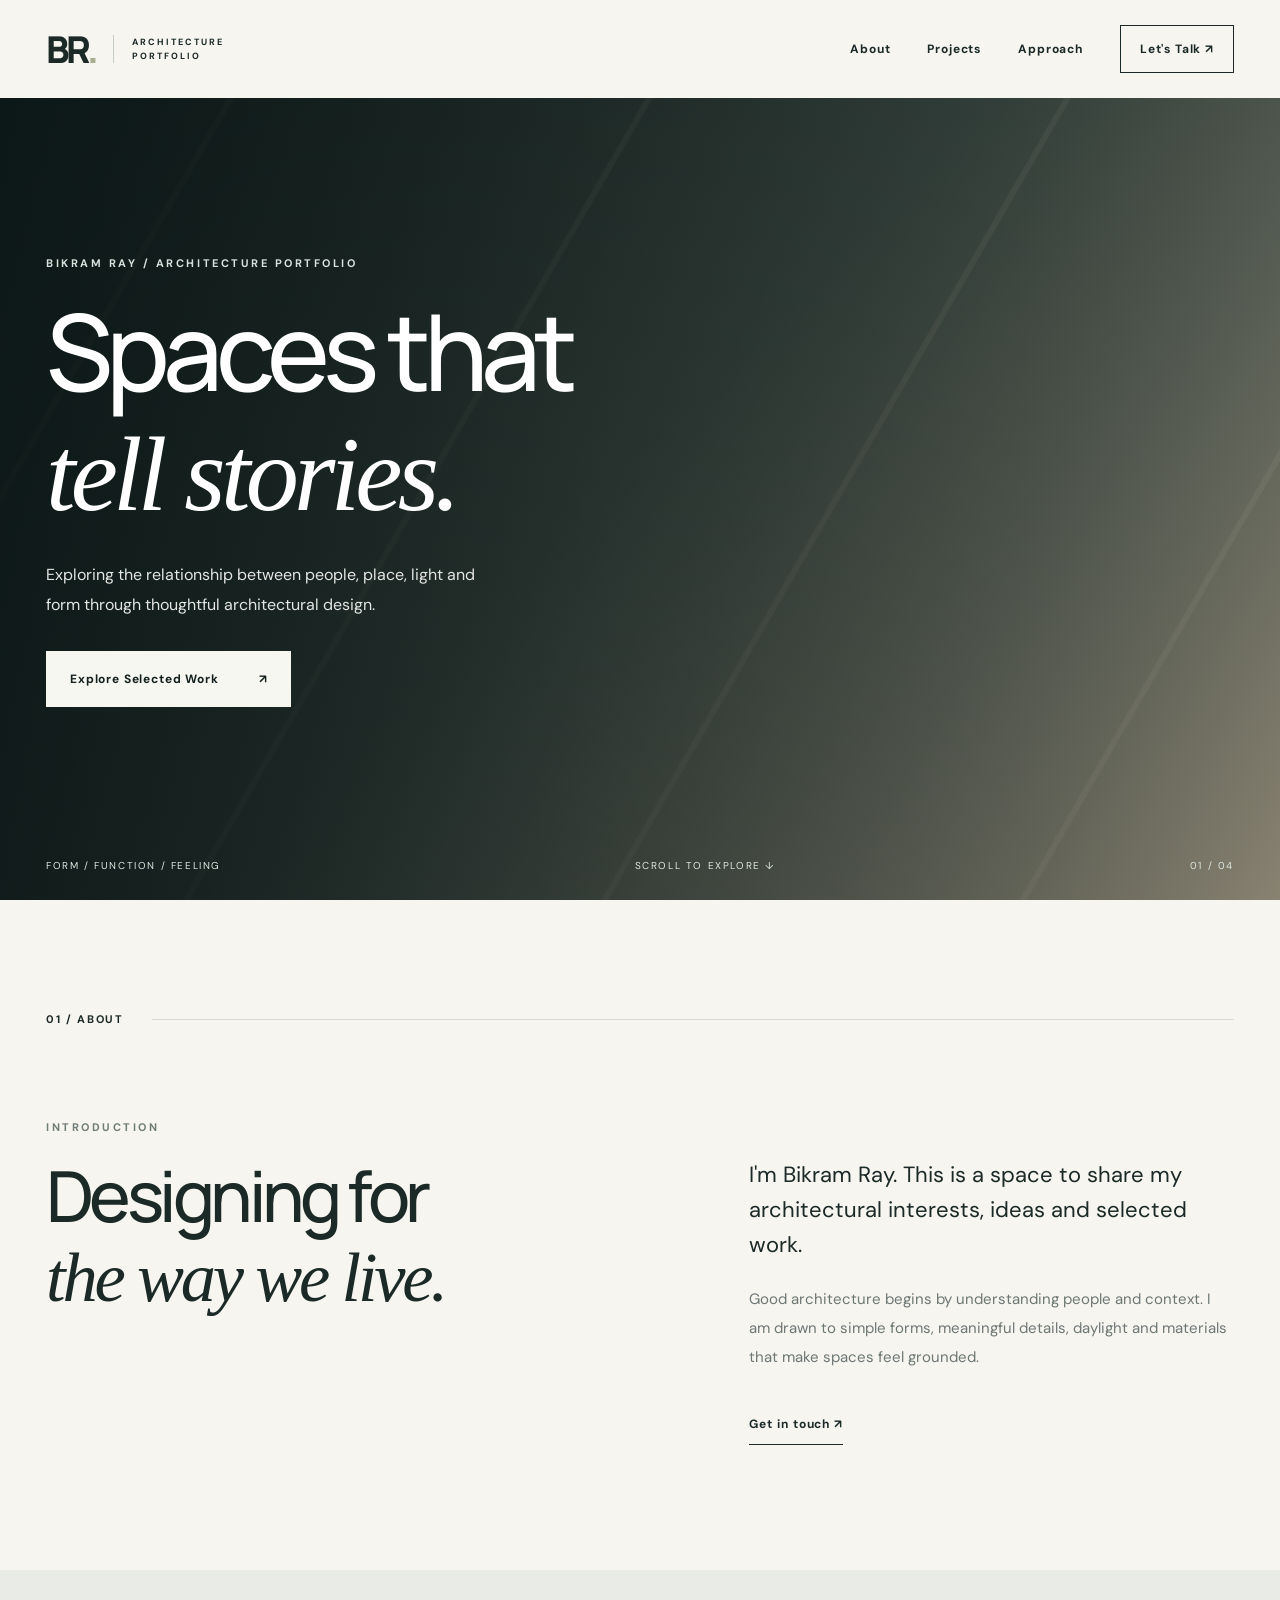
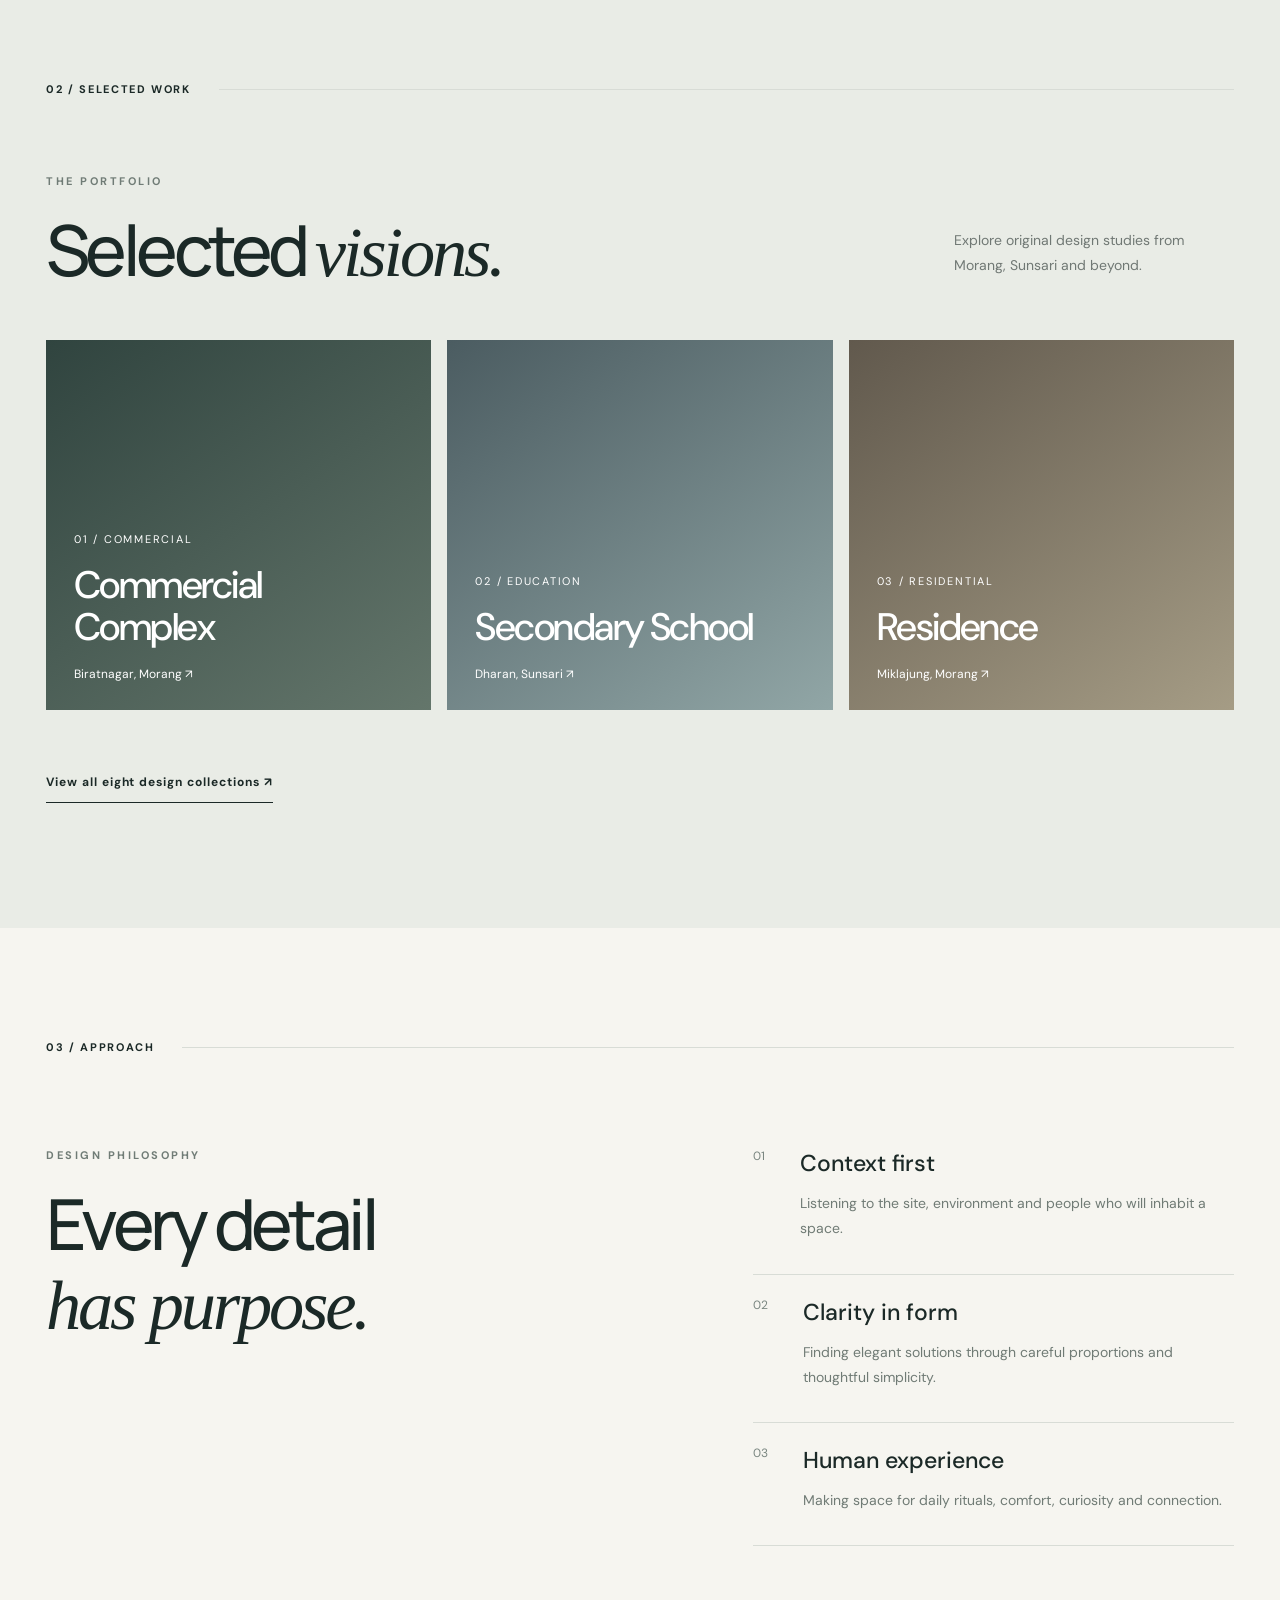
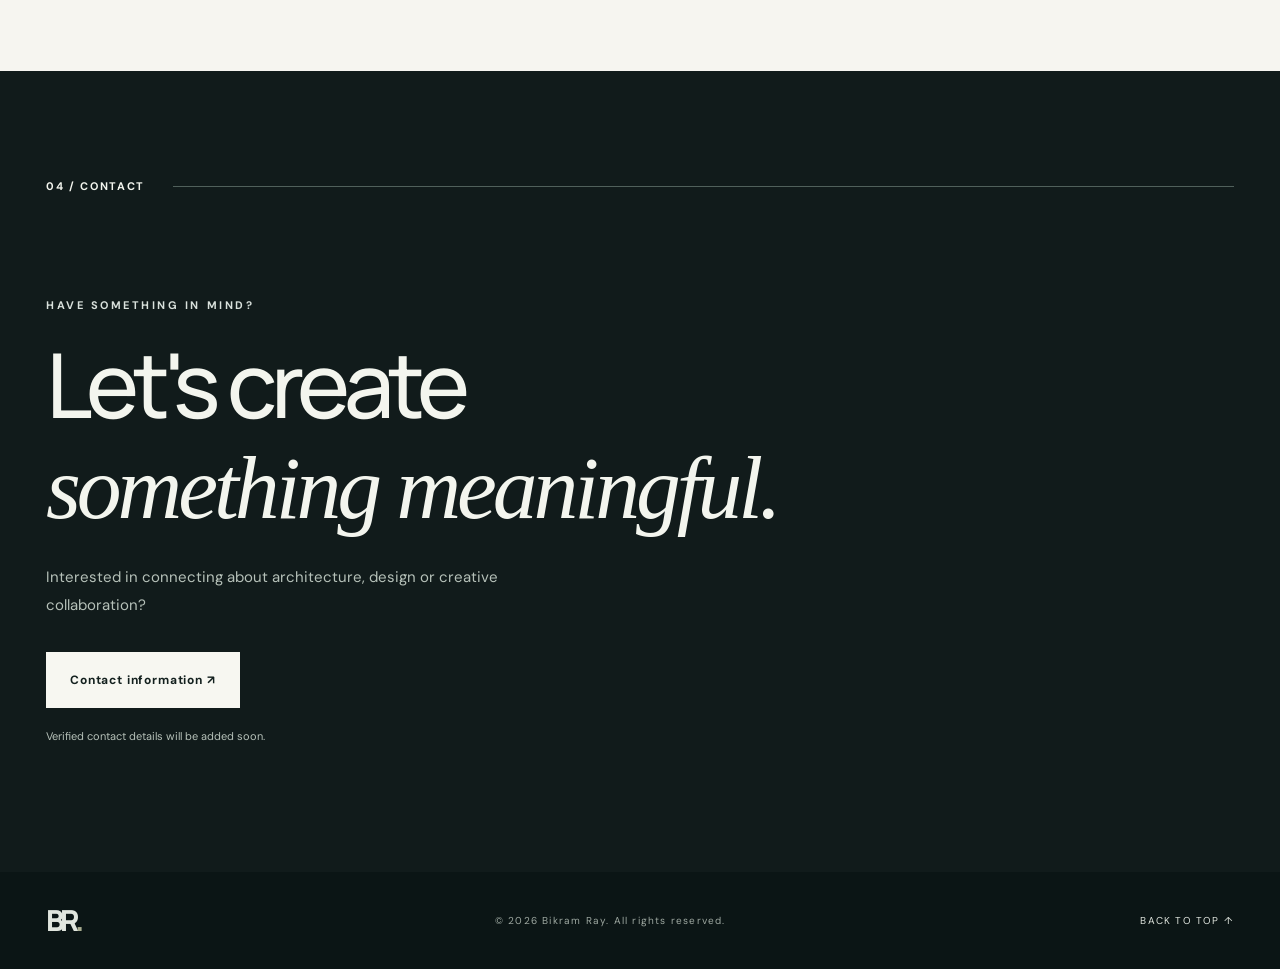
<file: index.html>
<!doctype html>
<html lang="en">
<head>
  <meta charset="UTF-8" />
  <meta name="viewport" content="width=device-width,initial-scale=1" />
  <meta name="theme-color" content="#111b1b" />
  <meta name="description" content="Bikram Ray — architectural portfolio showcasing thoughtful spaces, design concepts and selected work." />
  <meta property="og:type" content="website" />
  <meta property="og:title" content="Bikram Ray | Architecture Portfolio" />
  <meta property="og:description" content="Architecture, spaces and considered design." />
  <title>Bikram Ray | Architecture Portfolio</title>
  <link rel="icon" href="./favicon.svg" type="image/svg+xml" />
  <link rel="stylesheet" href="./styles.css" /><link rel="stylesheet" href="./hybrid.css" />
  <script defer src="./script.js"></script>
</head>
<body>
  <a class="skip" href="#main">Skip to content</a>
  <header class="site-header">
    <a class="brand" href="#top" aria-label="Bikram Ray home"><span class="monogram">BR<span class="dot">.</span></span><span class="brand-sub">ARCHITECTURE<br/>PORTFOLIO</span></a>
    <button class="menu-toggle" type="button" aria-controls="site-nav" aria-expanded="false" aria-label="Toggle navigation">Menu <span aria-hidden="true">☰</span></button>
    <nav id="site-nav" aria-label="Main navigation"><a href="#about">About</a><a href="./projects.html">Projects</a><a href="#approach">Approach</a><a href="#contact" class="nav-contact">Let's Talk <span aria-hidden="true">↗</span></a></nav>
  </header>
  <main id="main">
    <section id="top" class="hero" aria-labelledby="hero-title">
      <div class="hero-photo hero-placeholder" role="img" aria-label="Abstract architectural composition"></div>
      <div class="hero-shade"></div>
      <div class="hero-content container"><p class="eyebrow light">BIKRAM RAY / ARCHITECTURE PORTFOLIO</p><h1 id="hero-title">Spaces that<br/><em>tell stories.</em></h1><p class="hero-description">Exploring the relationship between people, place, light and form through thoughtful architectural design.</p><a href="./projects.html" class="button button-light">Explore Selected Work <span aria-hidden="true">↗</span></a></div>
      <div class="hero-footer"><span>FORM / FUNCTION / FEELING</span><a href="#about">SCROLL TO EXPLORE ↓</a><span>01 / 04</span></div>
    </section>
    <section id="about" class="section about container">
      <div class="section-index"><span class="section-number">01 / ABOUT</span><span class="section-rule"></span></div>
      <div class="about-grid"><div><p class="eyebrow">INTRODUCTION</p><h2>Designing for<br/><em>the way we live.</em></h2></div><div class="about-copy"><p class="lead">I'm Bikram Ray. This is a space to share my architectural interests, ideas and selected work.</p><p>Good architecture begins by understanding people and context. I am drawn to simple forms, meaningful details, daylight and materials that make spaces feel grounded.</p><a class="text-link" href="#contact">Get in touch <span aria-hidden="true">↗</span></a></div></div>
    </section>
    <section id="projects" class="section projects"><div class="container"><div class="section-index"><span class="section-number">02 / SELECTED WORK</span><span class="section-rule"></span></div><div class="section-heading"><div><p class="eyebrow">THE PORTFOLIO</p><h2>Selected <em>visions.</em></h2></div><p>Explore original design studies from Morang, Sunsari and beyond.</p></div><div class="featured-grid"><a href="./project.html?slug=commercial-complex" class="featured-tile"><span>01 / COMMERCIAL</span><strong>Commercial Complex</strong><small>Biratnagar, Morang ↗</small></a><a href="./project.html?slug=secondary-school" class="featured-tile"><span>02 / EDUCATION</span><strong>Secondary School</strong><small>Dharan, Sunsari ↗</small></a><a href="./project.html?slug=miklajung-residence" class="featured-tile"><span>03 / RESIDENTIAL</span><strong>Residence</strong><small>Miklajung, Morang ↗</small></a></div><a class="text-link" href="./projects.html">View all eight design collections ↗</a></div></section>
    <section id="approach" class="section approach container"><div class="section-index"><span class="section-number">03 / APPROACH</span><span class="section-rule"></span></div><div class="approach-grid"><div><p class="eyebrow">DESIGN PHILOSOPHY</p><h2>Every detail<br/><em>has purpose.</em></h2></div><div class="principles"><div><span>01</span><div><h3>Context first</h3><p>Listening to the site, environment and people who will inhabit a space.</p></div></div><div><span>02</span><div><h3>Clarity in form</h3><p>Finding elegant solutions through careful proportions and thoughtful simplicity.</p></div></div><div><span>03</span><div><h3>Human experience</h3><p>Making space for daily rituals, comfort, curiosity and connection.</p></div></div></div></div></section>
    <section id="contact" class="contact"><div class="container"><div class="section-index"><span class="section-number">04 / CONTACT</span><span class="section-rule"></span></div><p class="eyebrow light">HAVE SOMETHING IN MIND?</p><h2>Let's create<br/><em>something meaningful.</em></h2><p>Interested in connecting about architecture, design or creative collaboration?</p><a class="button button-light" href="./contact.html">Contact information ↗</a><p class="contact-note">Verified contact details will be added soon.</p></div></section>
  </main>
  <footer><div class="container footer-inner"><a href="#top" class="footer-brand">BR<span class="dot">.</span></a><p>© <span id="year">2026</span> Bikram Ray. All rights reserved.</p><a href="#top">BACK TO TOP ↑</a></div></footer>
</body>
</html>
</file>
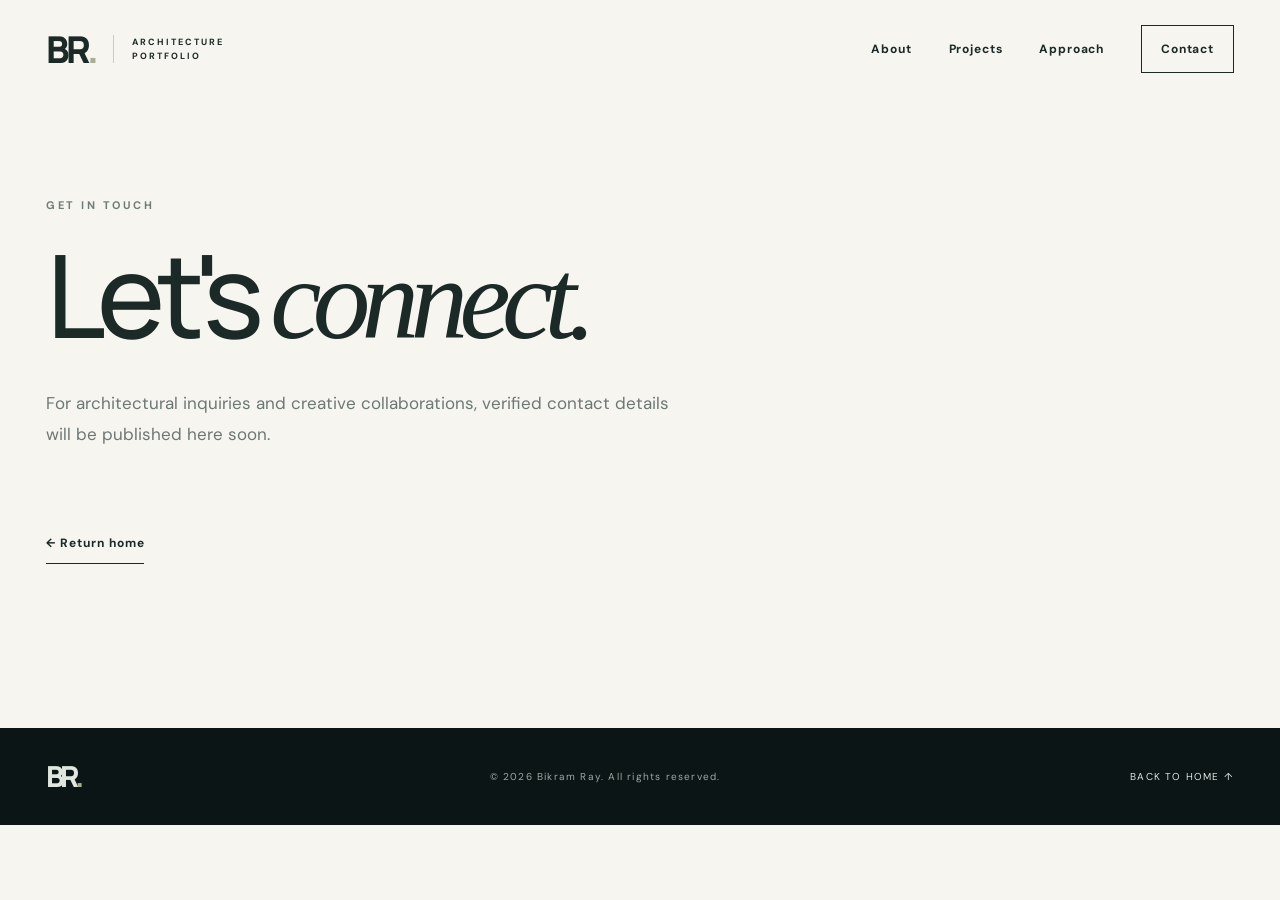
<file: contact.html>
<!doctype html><html lang="en"><head><meta charset="UTF-8"><meta name="viewport" content="width=device-width,initial-scale=1"><meta name="description" content="Contact Bikram Ray about architecture and design collaborations."><title>Contact | Bikram Ray</title><link rel="icon" href="./favicon.svg" type="image/svg+xml"><link rel="stylesheet" href="./styles.css"><link rel="stylesheet" href="./hybrid.css"><script defer src="./script.js"></script></head><body><a class="skip" href="#main">Skip to content</a><header class="site-header"><a class="brand" href="./index.html"><span class="monogram">BR<span class="dot">.</span></span><span class="brand-sub">ARCHITECTURE<br>PORTFOLIO</span></a><button class="menu-toggle" type="button" aria-controls="site-nav" aria-expanded="false">Menu ☰</button><nav id="site-nav" aria-label="Main navigation"><a href="./index.html#about">About</a><a href="./projects.html">Projects</a><a href="./index.html#approach">Approach</a><a href="./contact.html" class="nav-contact" aria-current="page">Contact</a></nav></header><main id="main" class="container hybrid-main"><p class="eyebrow">GET IN TOUCH</p><h1 class="hybrid-title">Let's <em>connect.</em></h1><p class="hybrid-intro">For architectural inquiries and creative collaborations, verified contact details will be published here soon.</p><a class="text-link" href="./index.html">← Return home</a></main><footer><div class="container footer-inner"><a href="./index.html" class="footer-brand">BR<span class="dot">.</span></a><p>© <span id="year">2026</span> Bikram Ray. All rights reserved.</p><a href="./index.html">BACK TO HOME ↑</a></div></footer></body></html>
</file>
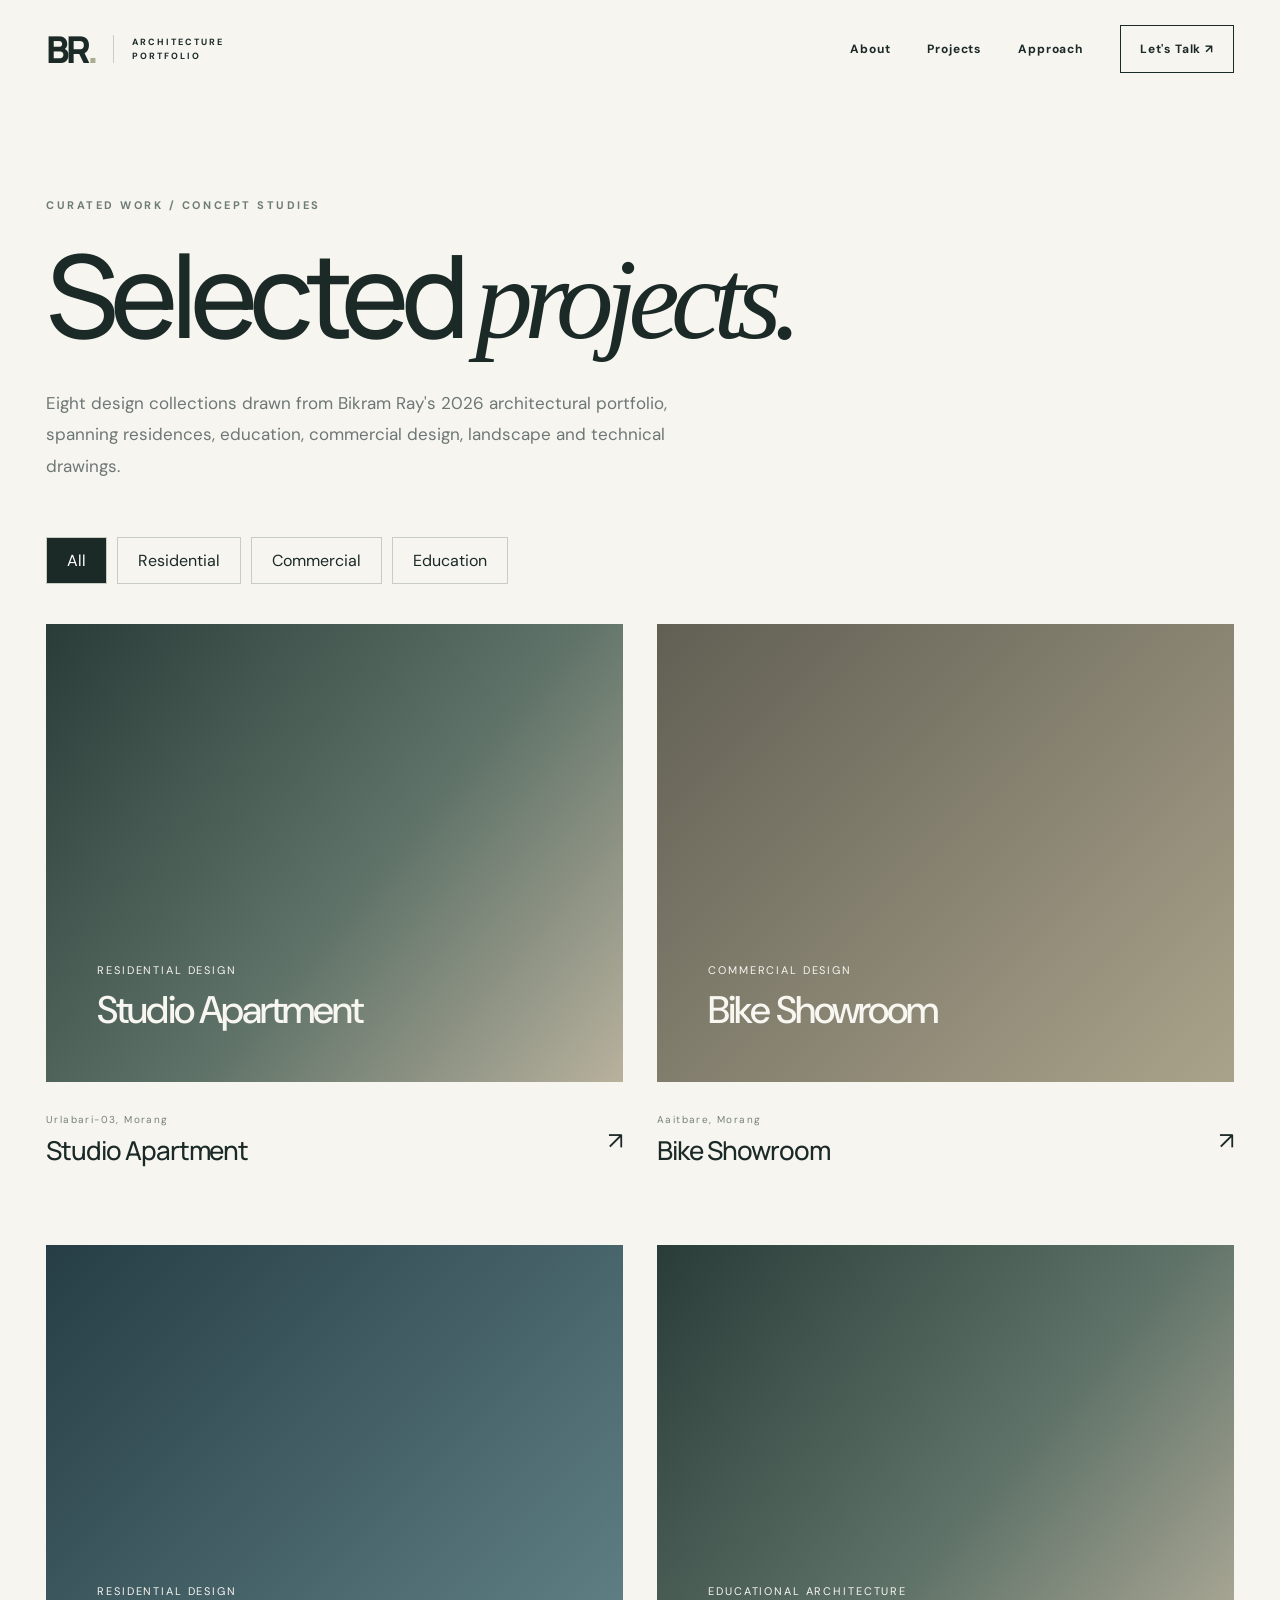
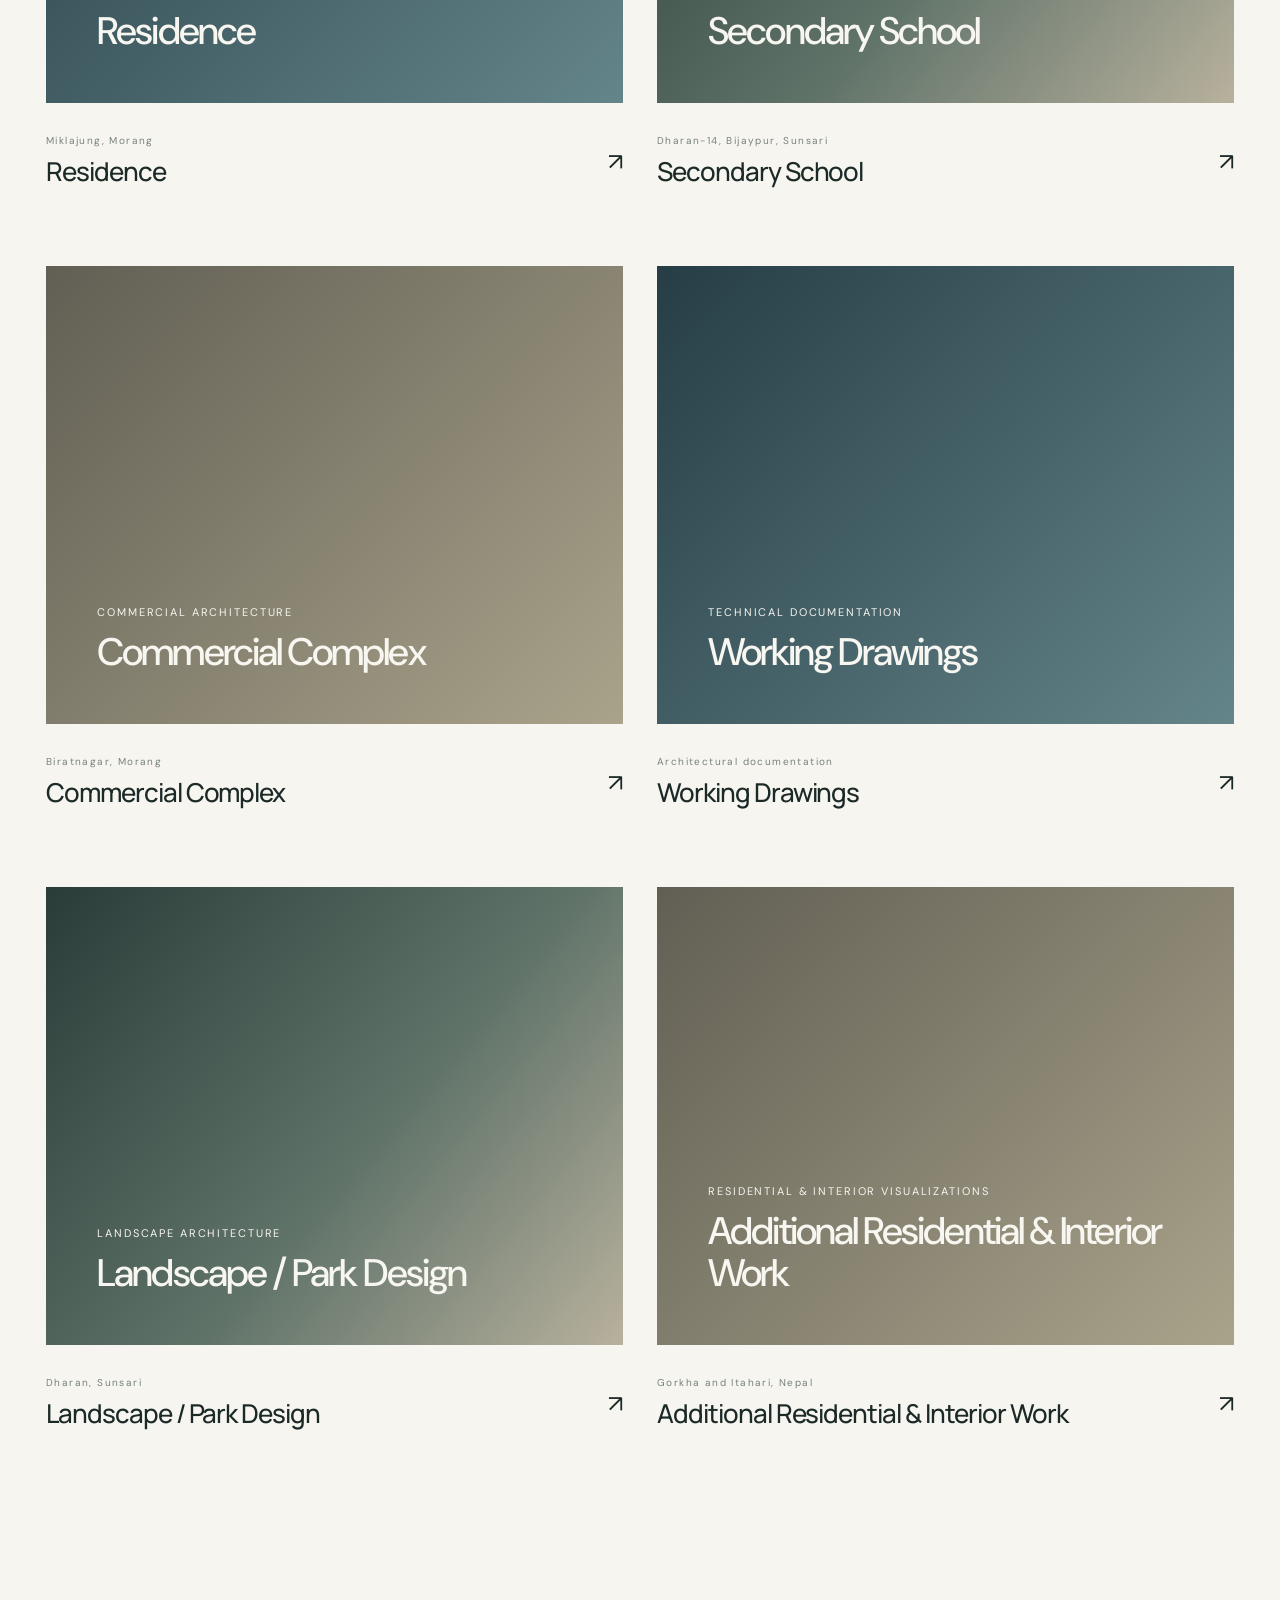
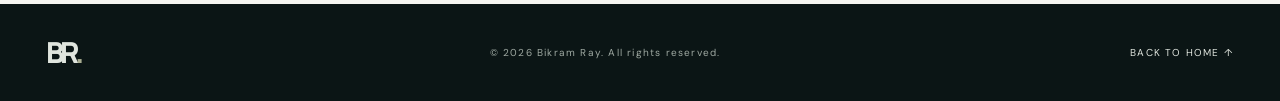
<file: projects.html>
<!doctype html>
<html lang="en"><head><meta charset="UTF-8"><meta name="viewport" content="width=device-width,initial-scale=1"><meta name="description" content="Selected architecture studies and concept projects — Bikram Ray."><title>Selected Projects | Bikram Ray</title><link rel="icon" href="./favicon.svg" type="image/svg+xml"><link rel="stylesheet" href="./styles.css"><link rel="stylesheet" href="./hybrid.css"><script defer src="./script.js"></script><script defer src="./projects.js"></script></head>
<body><a class="skip" href="#main">Skip to content</a><header class="site-header"><a class="brand" href="./index.html"><span class="monogram">BR<span class="dot">.</span></span><span class="brand-sub">ARCHITECTURE<br>PORTFOLIO</span></a><button class="menu-toggle" type="button" aria-controls="site-nav" aria-expanded="false">Menu ☰</button><nav id="site-nav" aria-label="Main navigation"><a href="./index.html#about">About</a><a href="./projects.html" aria-current="page">Projects</a><a href="./index.html#approach">Approach</a><a href="./index.html#contact" class="nav-contact">Let's Talk ↗</a></nav></header>
<main id="main" class="container hybrid-main"><p class="eyebrow">CURATED WORK / CONCEPT STUDIES</p><h1 class="hybrid-title">Selected <em>projects.</em></h1><p class="hybrid-intro">Eight design collections drawn from Bikram Ray's 2026 architectural portfolio, spanning residences, education, commercial design, landscape and technical drawings.</p><div class="filter-bar" role="group" aria-label="Filter projects"><button class="filter active" data-filter="all" aria-pressed="true">All</button><button class="filter" data-filter="residential" aria-pressed="false">Residential</button><button class="filter" data-filter="commercial" aria-pressed="false">Commercial</button><button class="filter" data-filter="institutional" aria-pressed="false">Education</button></div><div id="project-list" class="project-grid" aria-live="polite"></div></main><footer><div class="container footer-inner"><a href="./index.html" class="footer-brand">BR<span class="dot">.</span></a><p>© <span id="year">2026</span> Bikram Ray. All rights reserved.</p><a href="./index.html">BACK TO HOME ↑</a></div></footer></body></html>
</file>
<file: styles.css>
@import url('https://fonts.googleapis.com/css2?family=DM+Sans:wght@400;500;600;700&family=Manrope:wght@400;500;600;700;800&display=swap');
:root{--dark:#111b1b;--ink:#1b2927;--muted:#6d7774;--cream:#f6f5f0;--line:#d8dcd6;--accent:#b3bdad}*{box-sizing:border-box}html{scroll-behavior:smooth}body{margin:0;background:var(--cream);color:var(--ink);font-family:'DM Sans',sans-serif;-webkit-font-smoothing:antialiased}img{display:block;width:100%}a{color:inherit;text-decoration:none}button{font:inherit}.container{width:min(100% - 92px,1320px);margin:auto}.skip{position:absolute;top:-60px;left:12px;z-index:10;padding:12px;background:white}.skip:focus{top:10px}.site-header{height:98px;display:flex;align-items:center;justify-content:space-between;padding:0 max(46px,calc((100vw - 1320px)/2));background:var(--cream);position:relative;z-index:5}.brand{display:flex;align-items:center;gap:18px}.monogram,.footer-brand{font-family:Manrope,sans-serif;font-size:37px;font-weight:800;letter-spacing:-4px;line-height:1}.dot{color:#a9ad91}.brand-sub{font-size:9px;letter-spacing:2px;line-height:1.6;font-weight:700;border-left:1px solid #c7cec6;padding-left:18px}.site-header nav{display:flex;align-items:center;gap:37px}.site-header nav a{font-size:12px;font-weight:700;letter-spacing:.07em}.site-header nav a:hover,.text-link:hover{color:#738a78}.site-header nav .nav-contact{border:1px solid var(--ink);padding:15px 19px}.menu-toggle{display:none}.hero{min-height:675px;height:calc(100svh - 98px);max-height:900px;position:relative;color:white;display:flex;align-items:center;background:var(--dark)}.hero-photo{position:absolute;inset:0;background-image:url('https://images.unsplash.com/photo-1511818966892-d7d671e672a2?auto=format&fit=crop&w=2200&q=85');background-position:center;background-size:cover}.hero-shade{position:absolute;inset:0;background:linear-gradient(90deg,rgba(9,20,20,.84),rgba(11,20,20,.48) 48%,rgba(11,20,20,.18))}.hero-content{z-index:1;position:relative;padding-bottom:35px}.eyebrow{font-size:11px;font-weight:700;letter-spacing:.23em;color:#707c76;margin:0 0 22px}.eyebrow.light{color:#d9e1dc}.hero h1,h2{font-family:Manrope,sans-serif;letter-spacing:-.065em;font-weight:500;line-height:1.12;margin:0}.hero h1{font-size:clamp(68px,8.3vw,133px);margin-bottom:26px}.hero h1 em,h2 em{font-family:Georgia,serif;font-weight:400;letter-spacing:-.045em}.hero-description{max-width:450px;font-size:16px;line-height:1.9;color:#e3e6e3;margin:0 0 31px}.button{display:inline-flex;align-items:center;justify-content:space-between;gap:40px;padding:20px 24px;font-size:12px;font-weight:700;letter-spacing:.07em;transition:transform .2s,background .2s}.button:hover{transform:translateY(-3px)}.button-light{background:#f7f7f1;color:#13201e}.hero-footer{position:absolute;bottom:28px;left:46px;right:46px;display:flex;justify-content:space-between;font-size:10px;letter-spacing:.16em;color:#dfe7df;z-index:1}.hero-footer a:hover{text-decoration:underline}.section{padding-top:112px;padding-bottom:125px}.section-index{display:flex;align-items:center;gap:28px;margin-bottom:94px}.section-number{font-size:11px;font-weight:700;letter-spacing:.15em;white-space:nowrap}.section-rule{height:1px;background:var(--line);width:100%}.about-grid,.approach-grid{display:grid;grid-template-columns:1.1fr .9fr;gap:110px}.section h2,.contact h2{font-size:clamp(48px,5.5vw,83px)}.about-copy{padding-top:37px}.about-copy p{font-size:15px;color:var(--muted);line-height:1.95;max-width:520px}.about-copy .lead{font-size:22px;line-height:1.6;color:var(--ink);margin-top:0}.text-link{display:inline-block;font-size:12px;font-weight:700;letter-spacing:.08em;padding:12px 0;border-bottom:1px solid;margin-top:17px}.projects{background:#e9ece6}.projects .section-index{margin-bottom:78px}.section-heading{display:flex;justify-content:space-between;align-items:end;gap:30px;margin-bottom:48px}.section-heading>p{max-width:280px;font-size:14px;line-height:1.8;color:#707874}.project-grid{display:grid;grid-template-columns:1fr 1fr;gap:34px}.project-card{min-width:0}.project-media{position:relative;overflow:hidden;aspect-ratio:1.26;background:#d5dbd4}.project-media img{height:100%;object-fit:cover;transition:transform .6s}.project-card:hover img{transform:scale(1.045)}.project-count{position:absolute;left:20px;top:20px;background:#f9f8f2;padding:11px 14px;font-size:11px;font-weight:700}.project-info{display:flex;justify-content:space-between;align-items:center;padding:25px 0 38px}.project-type{font-size:10px;letter-spacing:.14em;color:#77817b}.project-info h3{font-family:Manrope,sans-serif;font-size:27px;font-weight:500;letter-spacing:-.04em;margin:10px 0 0}.project-arrow{font-size:24px}.project-wide{grid-column:1/-1}.project-wide .project-media{aspect-ratio:2.15}.project-note{font-size:12px;color:#67726c;line-height:1.7;border-top:1px solid #c9d1c8;padding-top:24px}.approach-grid{gap:120px}.principles>div{display:flex;gap:35px;padding:22px 0 32px;border-bottom:1px solid var(--line)}.principles>div:first-child{padding-top:0}.principles>div>span{font-size:12px;color:#7a8680}.principles h3{font-size:23px;font-weight:500;margin:0 0 13px}.principles p{color:#707b75;line-height:1.8;margin:0;font-size:14px}.contact{background:var(--dark);color:#f3f5ee;padding:108px 0 125px}.contact .section-index{margin-bottom:105px}.contact .section-rule{background:#50605b}.contact h2{font-size:clamp(55px,7vw,108px);margin-bottom:24px}.contact p:not(.eyebrow){color:#b6c1b9;line-height:1.9;font-size:15px;max-width:480px;margin-bottom:32px}.contact .contact-note{font-size:11px!important;margin:18px 0 0!important}footer{background:#0b1515;color:#e0e5de;padding:32px 0}.footer-inner{display:flex;align-items:center;justify-content:space-between;gap:20px}.footer-brand{font-size:29px}.footer-inner p,.footer-inner>a:last-child{font-size:10px;letter-spacing:.12em}.footer-inner p{color:#9fa9a2}@media(max-width:900px){.container{width:min(100% - 48px,1320px)}.site-header{padding:0 24px}.about-grid,.approach-grid{gap:50px}.hero-footer{left:24px;right:24px}.section{padding:86px 0}.section-index{margin-bottom:65px}}@media(max-width:650px){.site-header{height:80px}.monogram{font-size:32px}.brand-sub{font-size:8px}.menu-toggle{display:flex;align-items:center;gap:8px;background:none;border:0;color:var(--ink);font-weight:700;cursor:pointer}.site-header nav{display:none;position:absolute;top:80px;left:0;right:0;background:var(--cream);padding:25px 24px;flex-direction:column;align-items:stretch;gap:25px;border-top:1px solid var(--line);box-shadow:0 15px 20px #00000015}.site-header nav.open{display:flex}.site-header nav .nav-contact{width:fit-content}.hero{height:720px;min-height:610px;max-height:none}.hero h1{font-size:clamp(57px,12vw,79px)}.hero-content{padding-bottom:55px}.hero-description{font-size:14px}.hero-footer{bottom:21px;gap:15px}.hero-footer span:last-child{display:none}.hero-footer span,.hero-footer a{font-size:8px}.section{padding:74px 0 85px}.section-index,.projects .section-index{margin-bottom:45px}.about-grid,.approach-grid{grid-template-columns:1fr;gap:22px}.about-copy{padding-top:0}.about-copy .lead{font-size:19px}.section h2{font-size:clamp(48px,10vw,66px)}.section-heading{display:block}.section-heading>p{margin-top:22px}.project-grid{grid-template-columns:1fr;gap:10px}.project-wide{grid-column:auto}.project-wide .project-media,.project-media{aspect-ratio:1.25}.project-info h3{font-size:23px}.principles>div{gap:20px}.contact{padding:73px 0 87px}.contact .section-index{margin-bottom:62px}.contact h2{font-size:clamp(56px,11vw,74px)}.footer-inner{flex-wrap:wrap}.footer-inner p{order:3;flex-basis:100%}}@media(prefers-reduced-motion:reduce){*,*:before,*:after{scroll-behavior:auto!important;transition:none!important}}
</file>
<file: hybrid.css>
:root{--hybrid-sand:#e9e5dc}.hybrid-main{padding-top:100px;padding-bottom:130px;min-height:70vh}.hybrid-title{font-family:Manrope,sans-serif;font-weight:500;font-size:clamp(54px,9vw,116px);letter-spacing:-.075em;line-height:1.05;margin:0 0 28px}.hybrid-title em{font-family:Georgia,serif;font-weight:400}.hybrid-intro{max-width:650px;color:var(--muted);font-size:17px;line-height:1.85;margin:0 0 55px}.filter-bar{display:flex;gap:10px;flex-wrap:wrap;margin-bottom:40px}.filter{background:transparent;border:1px solid #c7ccc4;color:var(--ink);padding:12px 20px;cursor:pointer;transition:background .2s,color .2s}.filter:hover,.filter.active{background:var(--ink);color:white}.card-title{font-size:26px;font-weight:500;letter-spacing:-.04em;margin:8px 0}.project-card a{display:block}.project-card a:focus-visible,.filter:focus-visible{outline:3px solid #7b947e;outline-offset:4px}.detail-eyebrow{margin-top:60px}.detail-image{margin:40px 0 70px}.detail-image img{max-height:720px;object-fit:cover}.detail-image figcaption{font-size:12px;color:var(--muted);padding-top:12px}.detail-copy{max-width:680px;margin-bottom:70px}.detail-copy h2{font-size:clamp(30px,4vw,52px);margin-bottom:20px}.detail-copy p{line-height:1.9;color:var(--muted)}@media(max-width:650px){.hybrid-main{padding-top:65px;padding-bottom:85px}.hybrid-intro{font-size:15px}.filter{padding:10px 13px}.detail-eyebrow{margin-top:35px}}@media(prefers-reduced-motion:reduce){.filter{transition:none}}
/* Content-free architectural visual system until real assets are approved */
.hero-photo.hero-placeholder{background-image:linear-gradient(120deg,rgba(18,29,27,.45),rgba(18,29,27,.08)),repeating-linear-gradient(120deg,transparent 0 13%,rgba(231,221,200,.13) 13.1% 13.4%,transparent 13.5% 24%),linear-gradient(135deg,#243530 0%,#526057 48%,#b0a58f 100%)}
.portfolio-empty{grid-column:1/-1;min-height:350px;background:linear-gradient(135deg,#35433c,#1d2a27);color:#f6f5f0;padding:clamp(30px,6vw,85px);display:flex;flex-direction:column;justify-content:center;align-items:flex-start}.portfolio-empty h3,.portfolio-empty h2{font-size:clamp(34px,5vw,64px);font-weight:500;letter-spacing:-.05em;margin:20px 0}.portfolio-empty p{max-width:550px;line-height:1.8;color:#d9ded7}.empty-index{font-size:11px;letter-spacing:.18em}.portfolio-empty .button{margin-top:20px}

.project-placeholder{background:linear-gradient(130deg,#293c38,#607369 56%,#b8b19d);color:#f7f6f0;display:flex;flex-direction:column;align-items:flex-start;justify-content:flex-end;padding:clamp(24px,4vw,52px);gap:12px;min-height:280px}.project-placeholder span{font-size:11px;letter-spacing:.17em;text-transform:uppercase}.project-placeholder strong{font-weight:500;font-size:clamp(26px,3vw,45px);line-height:1.1;letter-spacing:-.05em}.real-card:nth-child(3n+2) .project-placeholder{background:linear-gradient(135deg,#615f54,#aaa38b)}.real-card:nth-child(3n+3) .project-placeholder{background:linear-gradient(135deg,#263d45,#64858a)}.detail-art{min-height:clamp(320px,48vw,600px);margin:36px 0 70px}.asset-notice{border-left:2px solid #9daea1;padding-left:18px;font-size:13px}.featured-grid{display:grid;grid-template-columns:repeat(3,minmax(0,1fr));gap:16px;margin-bottom:35px}.featured-tile{background:linear-gradient(145deg,#30443f,#64766b);min-height:370px;color:white;padding:28px;display:flex;flex-direction:column;justify-content:flex-end;gap:18px;text-decoration:none;transition:transform .25s}.featured-tile:nth-child(2){background:linear-gradient(145deg,#4b5c61,#91a6a6)}.featured-tile:nth-child(3){background:linear-gradient(145deg,#61594d,#a59c85)}.featured-tile:hover{transform:translateY(-5px)}.featured-tile span{font-size:11px;letter-spacing:.16em}.featured-tile strong{font-size:clamp(27px,3vw,43px);line-height:1.1;letter-spacing:-.04em;font-weight:500}.featured-tile small{font-size:12px}@media(max-width:750px){.featured-grid{grid-template-columns:1fr}.featured-tile{min-height:250px}}@media(prefers-reduced-motion:reduce){.featured-tile{transition:none}}

/* Original portfolio sheet galleries */
.portfolio-media-gallery{margin:65px 0 75px}.gallery-header{display:flex;align-items:end;justify-content:space-between;gap:20px;margin-bottom:24px}.gallery-header h2{font-size:clamp(32px,5vw,58px);letter-spacing:-.05em;margin:8px 0}.gallery-header>span{font-size:12px;color:var(--muted)}.sheet-grid{display:grid;grid-template-columns:repeat(2,minmax(0,1fr));gap:22px}.sheet{margin:0;background:#f1f1ec}.sheet a{display:block}.sheet img{display:block;width:100%;height:auto;aspect-ratio:1/1;object-fit:contain}.sheet figcaption{font-size:12px;padding:10px 14px;color:#4e5a54}.gallery-fallback{padding:35px;background:#e9e5dc;color:#263c33}.portfolio-pdf-link{display:inline-block;margin-top:28px}@media(max-width:650px){.sheet-grid{grid-template-columns:1fr}.gallery-header{align-items:start;flex-direction:column}}
</file>
